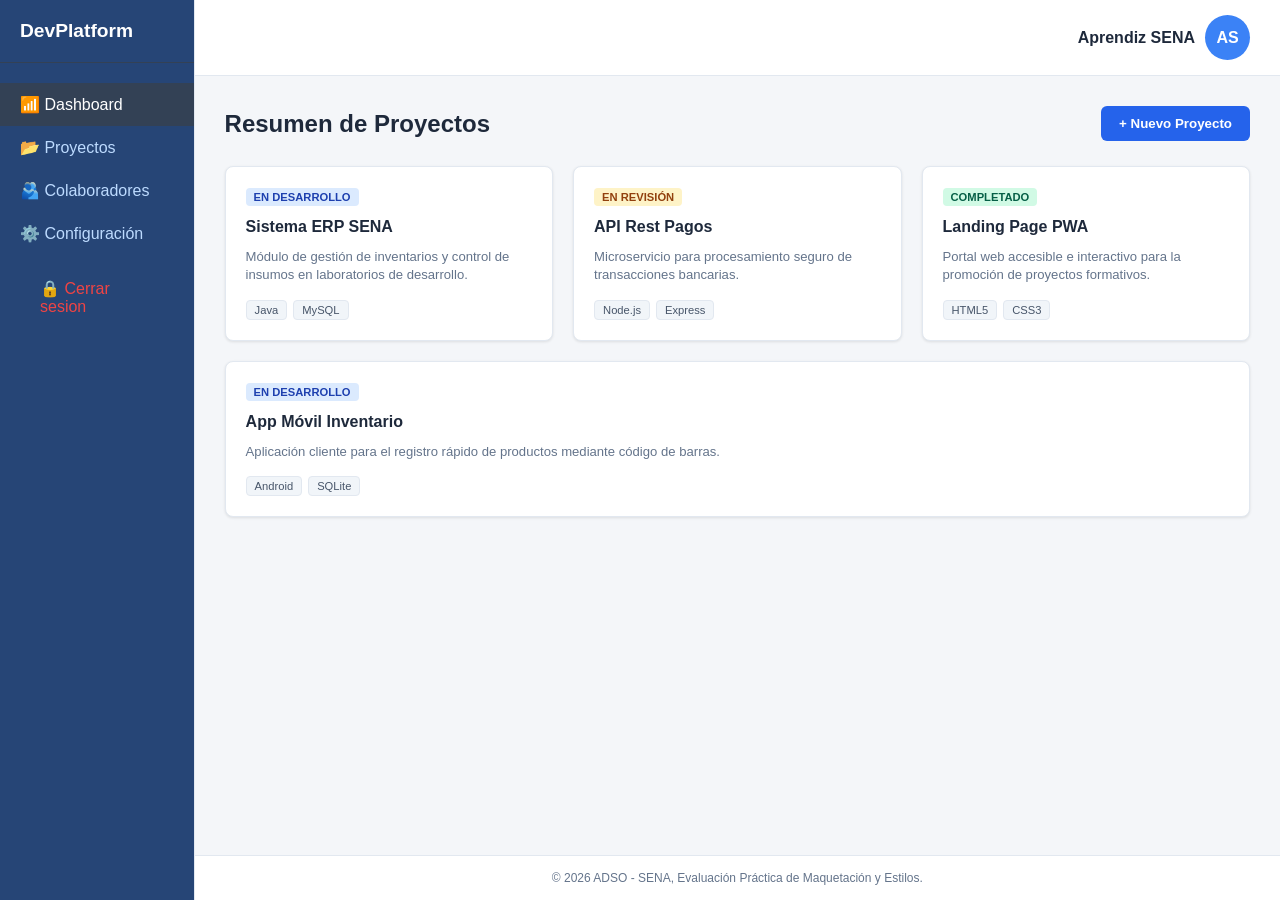
<file: dashboard.html>
<!DOCTYPE html>
<html lang="es">
<head>
    <meta charset="UTF-8">
    <meta name="viewport" content="width=device-width, initial-scale=1.0">
    <title>DevPlatform - Resumen de Proyectos</title>
    <link rel="stylesheet" href="CSS/style.css">
</head>
<body>

    <aside>
        <div class="logo">DevPlatform</div>
        <ul class="menu">
            <li class="active">📶 Dashboard</li>
            <li>📂 Proyectos</li>
            <li>🫂 Colaboradores</li>
            <li>⚙️ Configuración</li>
            <li><a href="index.html" class="cerrar">🔒 Cerrar sesion</a></li>
        </ul>
    </aside>

    <div class="main">
        
        <header>
            <div class="header-logo">DevPlatform</div>
            <div class="perfil-usuario">
                <span>Aprendiz SENA</span>
                <div class="avatar">AS</div>
            </div>
        </header>

        <div class="container3">

            <div class="container2">
                <h1>Resumen de Proyectos</h1>
                <button class="btn-nuevo">+ Nuevo Proyecto</button>
            </div>

            <div class="tarjetas">
                <article class="card">
                    <div>
                        <span class="mini desarrollo">En Desarrollo</span>
                        <h3>Sistema ERP SENA</h3>
                        <p>Módulo de gestión de inventarios y control de insumos en laboratorios de desarrollo.</p>
                    </div>
                    <div class="spans">
                        <span class="span">Java</span>
                        <span class="span">MySQL</span>
                    </div>
                </article>
                
                <article class="card">
                    <div>
                        <span class="mini revision">En Revisión</span>
                        <h3>API Rest Pagos</h3>
                        <p>Microservicio para procesamiento seguro de transacciones bancarias.</p>
                    </div>
                    <div class="spans">
                        <span class="span">Node.js</span>
                        <span class="span">Express</span>
                    </div>
                </article>

                <article class="card">
                    <div>
                        <span class="mini completado">Completado</span>
                        <h3>Landing Page PWA</h3>
                        <p>Portal web accesible e interactivo para la promoción de proyectos formativos.</p>
                    </div>
                    <div class="spans">
                        <span class="span">HTML5</span>
                        <span class="span">CSS3</span>
                    </div>
                </article>

                <article class="card">
                    <div>
                        <span class="mini desarrollo">En Desarrollo</span>
                        <h3>App Móvil Inventario</h3>
                        <p>Aplicación cliente para el registro rápido de productos mediante código de barras.</p>
                    </div>
                    <div class="spans">
                        <span class="span">Android</span>
                        <span class="span">SQLite</span>
                    </div>
                </article>
            </div>
        </div>

        <footer>
            © 2026 ADSO - SENA, Evaluación Práctica de Maquetación y Estilos.
        </footer>

    </div>

</body>
</html>
</file>
<file: CSS/style.css>
* {
    margin: 0;
    padding: 0;
    box-sizing: border-box;
    font-family: 'Franklin Gothic Medium', 'Arial Narrow', Arial, sans-serif;
}

body {
    display: flex;
    height: 100vh;
    background-color: #f4f6f9;
    color: #616060;
}

aside {
    width: 240px;
    background-color: #264576;
    color: #bddbff;
    display: flex;
    flex-direction: column;
    padding: 0;
    border-right: 1px solid #e2e8f0;
}

.logo {
    font-size: 1.2rem;
    font-weight: bold;
    color: #ffffff;
    padding: 20px;
    border-bottom: 1px solid #334155;
    background-color: #264576;
}

.menu {
    list-style: none;
    padding: 20px 0;
    display: flex;
    flex-direction: column;
    flex-grow: 1;
    justify-content: flex-start;
}

.menu li {
    padding: 12px 20px;
    display: flex;
    align-items: center;
    gap: 10px;
    cursor: pointer;
    transition: background 0.2s;
    color: #bddbff;
}

.menu li.active, .menu li:hover {
    background-color: #334155;
    color: #ffffff;
}

.cerrar {
    padding: 12px 20px;
    color: #ef4444;
    display: flex;
    align-items: center;
    gap: 10px;
    cursor: pointer;
    font-weight: 200;
    list-style: none;
    text-decoration: none;
    margin-top: auto;
}

.main {
    flex-grow: 1;
    display: flex;
    flex-direction: column;
    justify-content: space-between;
    overflow-y: auto;
}

header {
    background-color: #ffffff;
    padding: 15px 30px;
    display: flex;
    justify-content: space-between;
    align-items: center;
    border-bottom: 1px solid #e2e8f0;
}

.header-logo {
    display: none;
    font-size: 1.2rem;
    font-weight: bold;
    color: #000000;
}

.perfil-usuario {
    display: flex;
    align-items: center;
    gap: 10px;
    font-size: 16px;
    font-weight: 600;
    color: #1e293b;
    margin-left: auto;
}

.avatar {
    width: 45px;
    height: 45px;
    background-color: #3b82f6;
    color: #ffffff;
    display: flex;
    align-items: center;
    justify-content: center;
    border-radius: 50%;
    font-size: 16px;
}

.container3 {
    padding: 30px;
    flex-grow: 1;
}

.container2 {
    display: flex;
    justify-content: space-between;
    align-items: center;
    margin-bottom: 25px;
}

.container2 h1 {
    font-size: 1.5rem;
    color: #1e293b;
}

.btn-nuevo {
    background-color: #2563eb;
    color: #ffffff;
    border: none;
    padding: 10px 18px;
    border-radius: 6px;
    font-weight: 600;
    cursor: pointer;
    transition: background 0.2s;
}

.btn-nuevo:hover {
    background-color: #1d4ed8;
}

.tarjetas {
    display: flex;
    max-width: 1280px;
    gap: 20px;
    flex-wrap: wrap;
}

.card {
    background-color: #ffffff;
    border-radius: 8px;
    padding: 20px;
    box-shadow: 0 1px 3px rgba(0, 0, 0, 0.1);
    border: 1px solid #e2e8f0;
    display: flex;
    flex-direction: column;
    justify-content: space-between;
    flex: 1;
    min-width: 250px;
}

.card:hover {
    box-shadow: 0 6px 20px rgba(0, 0, 0, 0.10);
    transition: transform 0.5s ease;
    transform: translateY(-6px);
}

.mini {
    display: inline-block;
    padding: 3px 8px;
    font-size: 0.7rem;
    font-weight: 700;
    border-radius: 4px;
    margin-bottom: 12px;
    text-transform: uppercase;
}

.mini.desarrollo {
    background-color: #dbeafe;
    color: #1e40af;
}

.mini.revision {
    background-color: #fef3c7;
    color: #92400e;
}

.mini.completado {
    background-color: #d1fae5;
    color: #065f46;
}

.card h3 {
    font-size: 1rem;
    color: #1e293b;
    margin-bottom: 12px;
}

.card p {
    font-size: 0.82rem;
    color: #64748b;
    line-height: 1.4;
    margin-bottom: 15px;
}

.spans {
    display: flex;
    gap: 6px;
}

.span {
    background-color: #f1f5f9;
    color: #475569;
    font-size: 0.7rem;
    padding: 3px 8px;
    border-radius: 4px;
    border: 1px solid #e2e8f0;
}

footer {
    text-align: center;
    padding: 15px;
    font-size: 0.75rem;
    color: #64748b;
    border-top: 1px solid #e2e8f0;
    background-color: #ffffff;
    position: relative;
}

@media (max-width: 768px) {
    body {
        flex-direction: column;
        height: auto;
    }

    aside {
        width: 100%;
        flex-direction: row;
        align-items: center;
        padding: 0 20px;
        background-color: #264576;
        border-right: none;
        border-bottom: 1px solid #e2e8f0;
    }

    aside .logo {
        display: none;
    }

    .menu {
        flex-direction: row;
        padding: 0;
        gap: 10px;
        align-items: center;
        width: 100%;
    }

    .menu li {
        padding: 12px 10px;
        font-size: 0.85rem;
        color: #bddbff;
    }

    .cerrar {
        padding: 12px 10px;
        font-size: 0.85rem;
        margin-top: 0;
        margin-left: auto;
    }

    header {
        background-color: #ffffff;
    }

    .header-logo {
        display: block;
    }

    .tarjetas {
        flex-direction: column;
    }
}
</file>
